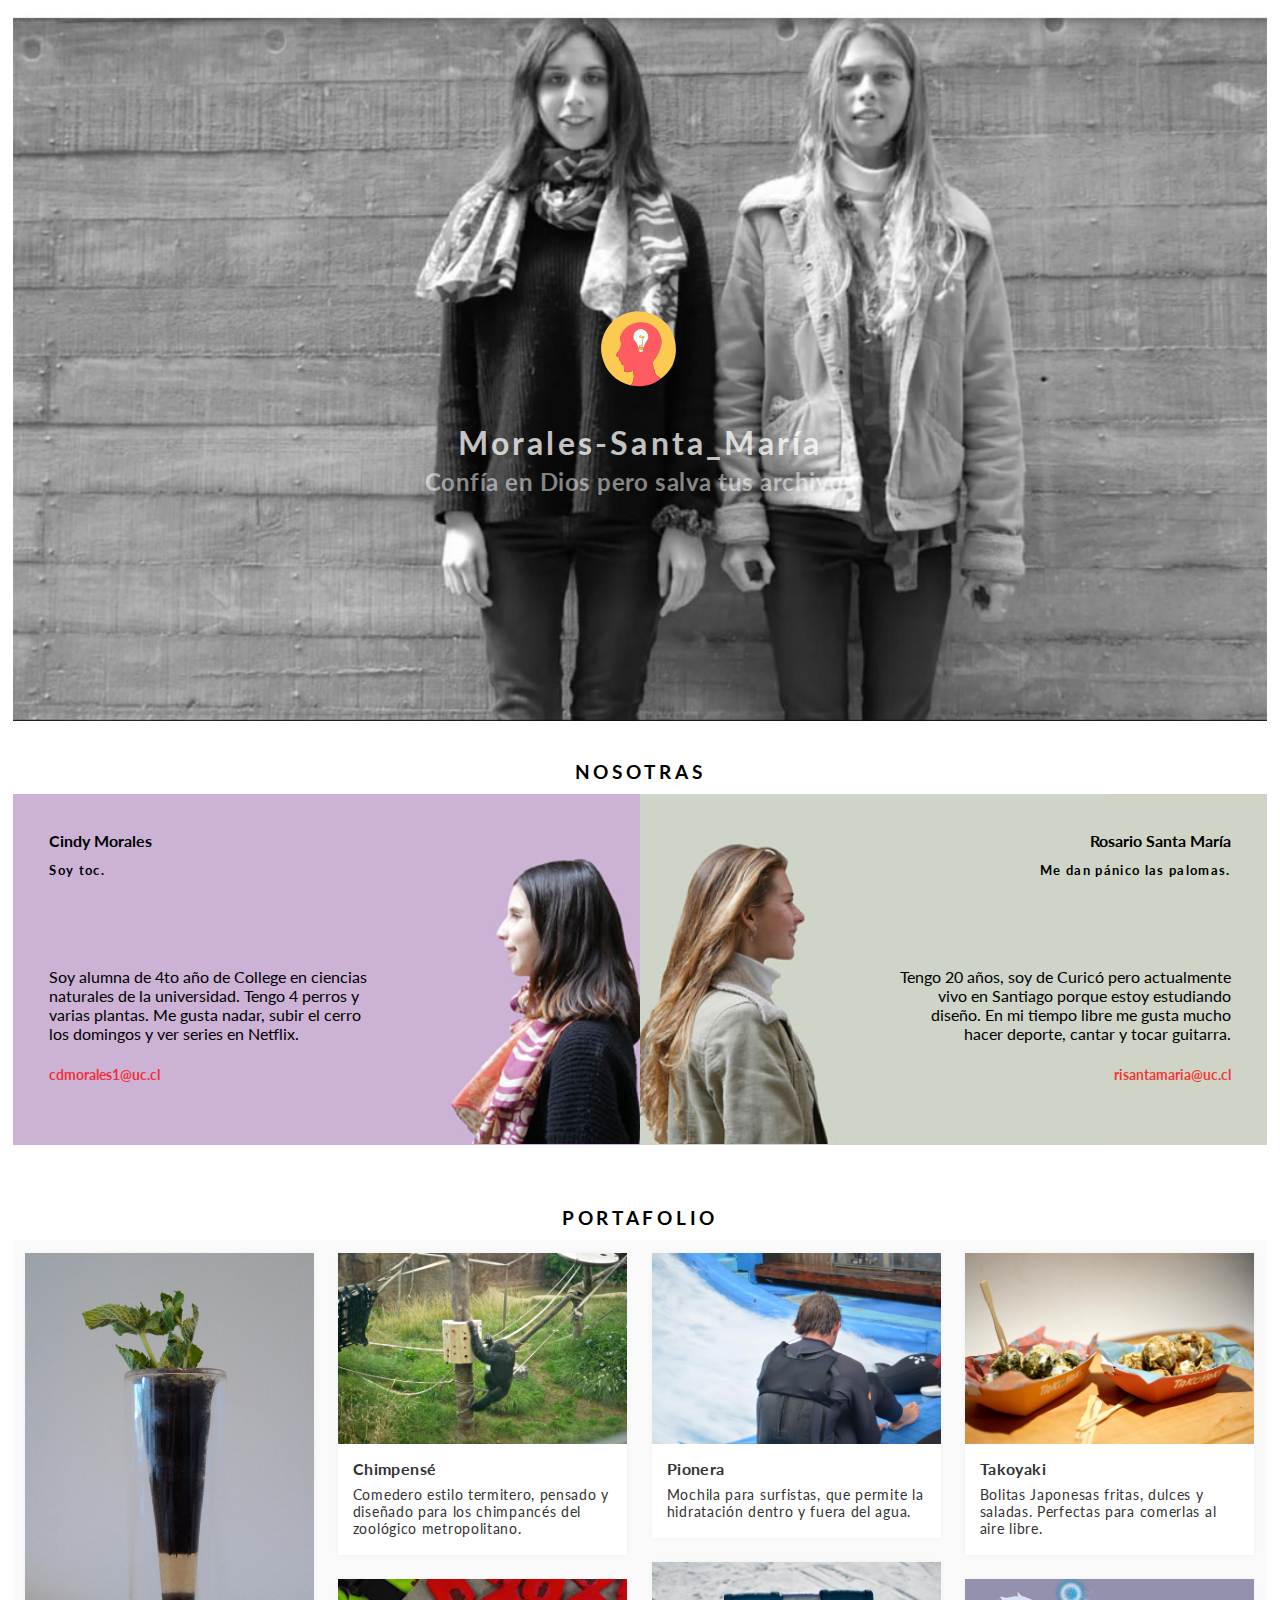
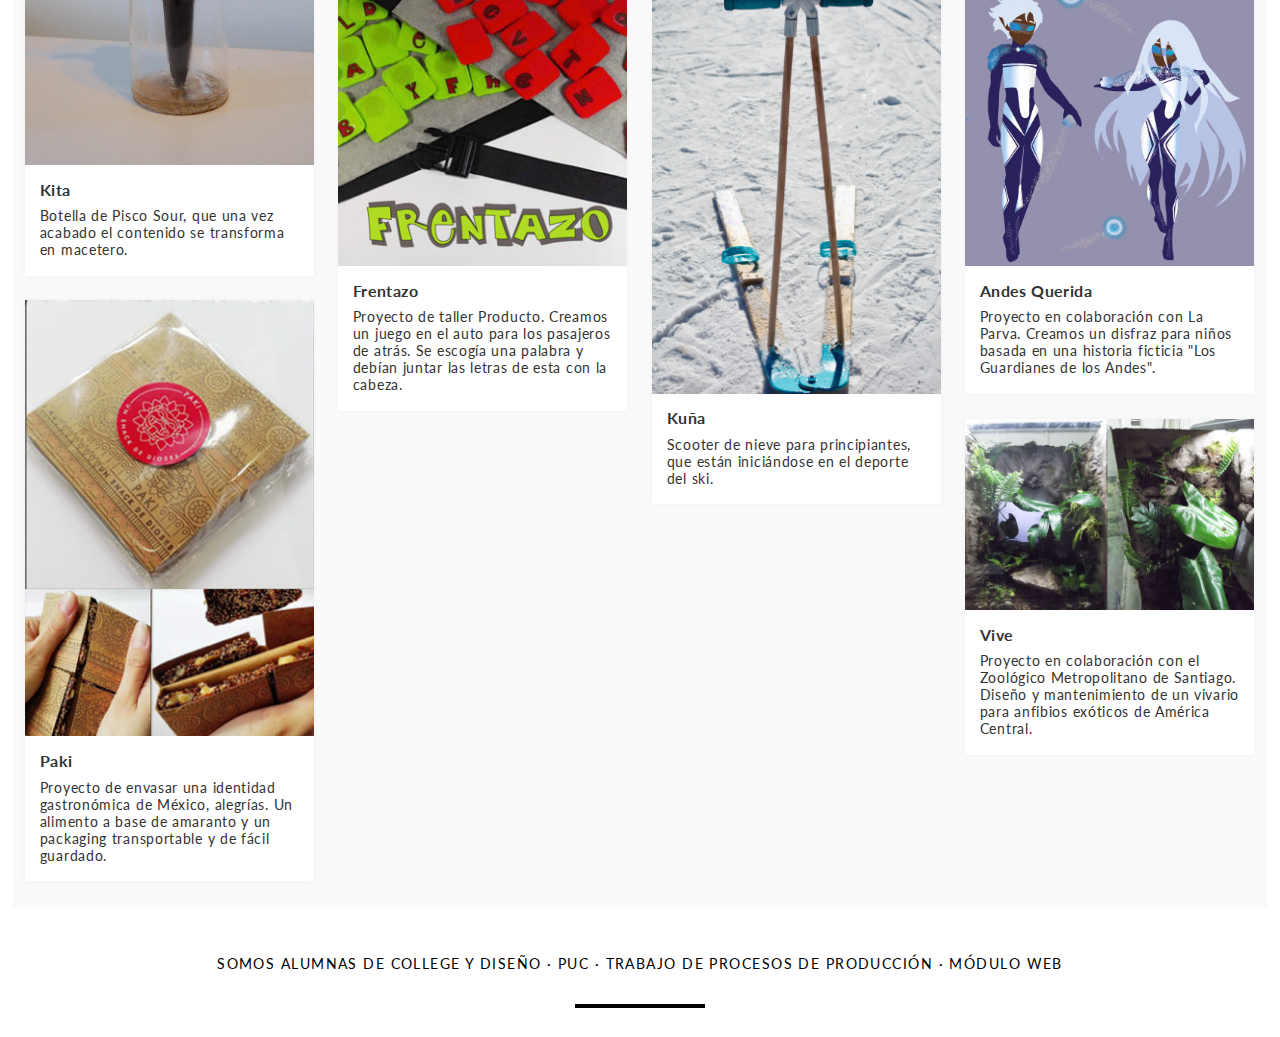
<file: index.html>
<!DOCTYPE HTML>
<html lang="es">
<head>
<meta charset="utf-8">
<meta http-equiv="X-UA-Compatible" content="IE=edge,chrome=1">
<meta name="viewport" content="width=device-width, initial-scale=1, shrink-to-fit=no">
<meta name="title" content="Morales-Santa_maria"> <!-- primer comentario -->
<title>Morales-Santa_Maria</title>
<!-- Search Engine -->
<meta name="description" content="La súper dupla"><!-- cambiaar(cindy=) -->
<meta name="image" content="http://images4.fanpop.com/image/photos/14700000/Monkeys-monkeys-14750646-1600-1200.jpg">
<!-- Schema.org for Google -->
<meta itemprop="name" content="Cindy y Rosario">
<meta itemprop="description" content="Alumnas de la Pontificia Universidad católica de Chile.">
<meta itemprop="image" content="https://encrypted-tbn0.gstatic.com/images?q=tbn:ANd9GcSs27i698hmuOkJ0lsW5SNGb0JIiZm_zUyKQog4YubrHFkQPnZyIw">
<!-- Twitter -->
<meta name="twitter:card" content="summary">
<meta name="twitter:title" content="No tenemos twitter">
<meta name="twitter:description" content="Mi twitter no existe">
<!-- Open Graph general (Facebook, Pinterest & Google+) -->
<meta name="og:title" content="No tengo facebook">
<meta name="og:description" content="Página de Cindy y Rosario">
<meta name="og:image" content="cambiar">
<meta name="og:url" content="https://www.facebook.com">
<meta name="og:site_name" content="Nuestra primera página Web.">
<meta name="og:locale" content="es_CL">
<meta name="og:type" content="website">
<!--ahora vinculamos los estilos-->
<link href="https://fonts.googleapis.com/css?family=Lato" rel="stylesheet">
<link rel="stylesheet" href="estilo.css" type="text/css">
</head>
<body>
<div id="contenido">
<header>

	<svg version="1.1" id="Layer_1" xmlns="http://www.w3.org/2000/svg" xmlns:xlink="http://www.w3.org/1999/xlink" x="0px" y="0px"
	 width="612px" height="792px" viewBox="0 0 612 792" enable-background="new 0 0 612 792" xml:space="preserve">
<path fill="#FDCA51" d="M258.497,609.481c-80.227-20.659-132.508-70.187-152.222-151.091
	c-26.523-108.851,50.84-221.464,161.712-237.3c127.35-18.19,235.321,79.356,227.799,207.806
	c-3.509,59.922-30.217,109.153-79.746,144.764c-10.304-9.685-25.492-14.969-30.198-29.599c-4.363-13.565-5.925-28.008-9.803-41.759
	c-3.47-12.305-2.605-22.054,7.318-31.751c7.534-7.361,12.998-17.225,18.029-26.695c20.978-39.482,27.223-80.299,1.687-119.625
	c-40.23-61.955-128.023-62.385-176.94-12.247c-15.976,16.375-27.07,36.983-21.776,61.416c4.087,18.865,1.421,35.464-9.944,50.983
	c-3.924,5.357-7.173,11.253-10.32,17.123c-4.252,7.932-4.944,15.19,6.251,17.464c5.879,1.194,7.648,4.339,6.869,9.78
	c-0.72,5.033,1.472,8.64,4.986,12.21c6.654,6.758,3.716,21.903,18.806,21.696c0.219-0.003,0.914,4.767,0.695,7.248
	c-2.602,29.507,8.025,33.958,35.058,26.104c1.475-0.428,2.977-0.8,4.4-1.364c6.447-2.557,8.351-0.156,10.257,6.443
	C278.698,566.306,272.389,588.5,258.497,609.481z"/>
<path fill="#FE5C61" d="M258.497,609.481c13.892-20.981,20.201-43.175,12.919-68.396c-1.906-6.599-3.809-9.001-10.257-6.443
	c-1.423,0.564-2.925,0.936-4.4,1.364c-27.033,7.854-37.66,3.402-35.058-26.104c0.219-2.481-0.476-7.251-0.695-7.248
	c-15.09,0.207-12.153-14.938-18.806-21.696c-3.514-3.569-5.707-7.177-4.986-12.21c0.779-5.441-0.99-8.586-6.869-9.78
	c-11.195-2.274-10.503-9.532-6.251-17.464c3.147-5.87,6.397-11.766,10.32-17.123c11.365-15.519,14.032-32.118,9.944-50.983
	c-5.294-24.433,5.8-45.041,21.776-61.416c48.916-50.138,136.71-49.708,176.94,12.247c25.536,39.327,19.291,80.143-1.687,119.625
	c-5.031,9.47-10.496,19.334-18.029,26.695c-9.923,9.696-10.788,19.446-7.318,31.751c3.878,13.751,5.44,28.194,9.803,41.759
	c4.706,14.63,19.894,19.915,30.198,29.599c-42.454,33.591-91.045,44.045-143.948,38.122
	C267.533,611.272,263.028,610.26,258.497,609.481z M323.289,422.431c4.357-3.411,2.637-8.225,2.904-12.581
	c2.639-16.089,12.558-28.529,20.044-42.382c9.376-17.349,1.863-36.956-14.967-48.143c-14.987-9.962-33.254-8.289-46.588,4.267
	c-14.097,13.274-18.118,35.556-5.584,50.26c9.293,10.902,15.06,21.99,17.196,35.606c0.166,4.488-1.594,9.371,2.672,13.017
	c0.615,7.009,4.365,11.395,11.412,11.59C317.94,434.275,322.728,430.462,323.289,422.431z"/>
<path fill="#FAFBFB" d="M296.3,409.46c-2.141-13.619-7.908-24.706-17.202-35.609c-12.534-14.704-8.513-36.986,5.584-50.26
	c13.334-12.556,31.601-14.229,46.588-4.267c16.83,11.187,24.343,30.794,14.967,48.143c-7.487,13.853-17.405,26.294-20.04,42.382
	c-2.757-0.286-5.519-0.571-8.281-0.856c1.623-14.322,3.246-28.643,4.869-42.965c1.611-5.793-1.31-13.226,7.425-16.524
	c-6.526-3.108-12.852,2.575-18.324-3.077c-1.267-1.308-8.804,0.672-10.58,6.045c3.906,1.257,5.014,8.18,11.184,5.076
	c11.845-5.958,6.823,4.793,8.544,8.857c-6.861,6.588-2.509,15.359-4.395,22.952c-1.995,8.034-4.018,14.691-14.588,5.749
	c1.132,6.128,1.848,10.005,2.564,13.881C301.845,409.145,299.072,409.303,296.3,409.46z"/>
<path fill="#F9B42D" d="M317.917,408.992c2.762,0.285,5.523,0.57,8.281,0.856c-0.271,4.356,1.448,9.17-2.91,12.58
	c-8.109,0.014-16.215,0.03-24.322,0.047c-4.265-3.647-2.505-8.53-2.669-13.016c2.775-0.156,5.548-0.314,8.321-0.47
	C309.051,408.99,313.484,408.991,317.917,408.992z"/>
<path fill="#E6ECED" d="M298.966,422.475c8.107-0.016,16.213-0.033,24.322-0.047c-0.56,8.033-5.347,11.846-12.91,11.637
	C303.331,433.87,299.581,429.484,298.966,422.475z"/>
<path fill="#FCCF96" d="M317.917,408.992c-4.433-0.001-8.866-0.002-13.3-0.004c-0.717-3.878-1.433-7.755-2.565-13.882
	c10.57,8.941,12.592,2.285,14.588-5.749c1.886-7.593-2.467-16.365,4.393-22.952c0.56-0.23,1.145-0.356,1.753-0.377
	C321.163,380.349,319.54,394.671,317.917,408.992z"/>
<path fill="#FDCA51" d="M322.786,366.028c-0.607,0.021-1.192,0.147-1.753,0.377c-1.719-4.064,3.302-14.815-8.542-8.857
	c-6.171,3.104-7.278-3.819-11.184-5.076c1.776-5.372,9.314-7.353,10.58-6.045c5.472,5.652,11.798-0.031,18.324,3.077
	C321.477,352.802,324.398,360.234,322.786,366.028z"/>
</svg>


<h1>Morales-Santa_María</h1>
<h2>Confía en Dios pero salva tus archivos</h2>
</header>
<video autoplay loop preload="auto" poster="video.jpg">
	<source src="video-web-sin-sonido.webm" type="video/html">
	<source src="video web sin sonido.mp4" type="video/mp4">
	<p>Tu navegador no es bacán como el mío, actualízate :).</p> <!--cambiar esta frase por una frase creativa-->
</video>
<h3>NOSOTRAS</h3>
<div id="somos">
	<div class="dupla primera">
		<h4>Cindy Morales</h4>
		<h5>Soy toc.</h5>
		<p>Soy alumna de 4to año de College en ciencias naturales de la universidad. Tengo 4 perros y varias plantas. Me gusta nadar, subir el cerro los domingos y ver series en Netflix.</p>
		<address><a href="mailto:cdmorales1@uc.cl">cdmorales1@uc.cl</a></address> <!--no se cambio en la pagina, cambiar-->
	</div><!--/dupla primera-->
	<div class="dupla segunda">
		<h4>Rosario Santa María</h4>
		<h5>Me dan pánico las palomas.</h5>
		<p>Tengo 20 años, soy de Curicó pero actualmente vivo en Santiago porque estoy estudiando diseño. En mi tiempo libre me gusta mucho hacer deporte, cantar y tocar guitarra. </p>
		<address><a href="mailto:risantamaria@uc.cl">risantamaria@uc.cl</a></address>
	</div><!--/dupla segunda-->
	<hr />
</div><!--/somos-->
<h3>PORTAFOLIO</h3>
<div id="portafolio">
	<div class="item">
		<figure><img src="foto-01.jpg"/></figure>
	  	<h4>Kita</h4>
	  	<p>Botella de Pisco Sour, que una vez acabado el contenido se transforma en macetero.</p>
	</div><!--/item-->
	<div class="item">
		<figure><img src="foto-02.jpg"/></figure>
	  	<h4>Chimpensé</h4>
	  	<p>Comedero estilo termitero, pensado y diseñado para los chimpancés del zoológico metropolitano.</p>
	</div><!--/item-->
	<div class="item">
		<figure><img src="foto-03.jpg"/></figure>
	  	<h4>Pionera</h4>
	  	<p>Mochila para surfistas, que permite la hidratación dentro y fuera del agua.</p>
	</div><!--/item-->
	<div class="item">
		<figure><img src="foto-04.jpg"/></figure>
	  	<h4>Takoyaki</h4>
	  	<p>Bolitas Japonesas fritas, dulces y saladas. Perfectas para comerlas al aire libre.</p>
	</div><!--/item-->
	<div class="item">
		<figure><img src="foto-09.jpg"/></figure>
	  	<h4>Kuña</h4>
	  	<p>Scooter de nieve para principiantes, que están iniciándose en el deporte del ski.</p>
	</div><!--/item-->
	<div class="item">
		<figure><img src="foto-05.jpg"/></figure>
	  	<h4>Frentazo</h4>
	  	<p>Proyecto de taller Producto. Creamos un juego en el auto para los pasajeros de atrás. Se escogía una palabra y debían juntar las letras de esta con la cabeza.</p>
	</div><!--/item-->
	<div class="item">
		<figure><img src="foto-06.jpg"/></figure>
	  	<h4>Andes Querida</h4>
	  	<p>Proyecto en colaboración con La Parva. Creamos un disfraz para niños basada en una historia ficticia "Los Guardianes de los Andes".</p>
	</div><!--/item-->
	<div class="item">
		<figure><img src="foto-07.jpg"/></figure>
	  	<h4>Paki</h4>
	  	<p>Proyecto de envasar una identidad gastronómica de México, alegrías. Un alimento a base de amaranto y un packaging transportable y de fácil guardado.</p>
	</div><!--/item-->
	<div class="item">
		<figure><img src="foto-08.jpg"/></figure>
	  	<h4>Vive</h4>
	  	<p>Proyecto en colaboración con el Zoológico Metropolitano de Santiago. Diseño y mantenimiento de un vivario para anfibios exóticos de América Central.</p>
	</div><!--/item-->
</div><!--/portafolio-->

<footer>
	<p>Somos alumnas de College y Diseño · PUC · Trabajo de Procesos de Producción · Módulo Web</p>
	<hr />
</footer>

</div><!--/contenido-->
<script src="masonry.pkgd.min.js"></script>
<script>
window.onload = function() {
var container = document.querySelector('#portafolio');
var msnry = new Masonry( portafolio, {
  itemSelector: '.item'
});
};
</script>
</body>
</html>
</file>
<file: estilo.css>
*{
	margin:0;
	padding:0;
}

body{
	font-family: 'Lato', sans-serif;
	font-weight:400;
	background:rgba(255,255,255,1);
	color:rgba(0,0,0,1);
}

h1, h2, h3{text-align:center; font-weight:700;}

h4, h5, h6{font-weight:700;}

h1{letter-spacing:0.1em; color:rgba(255,255,255,0.75);}

h2{letter-spacing:0.02em; color:rgba(255,255,255,0.5); padding:0.2em 0; }

h3{letter-spacing:0.2em; color:rgba(0,0,0,1); padding:2em 0 0.6em 0; }

#contenido{width:98%; margin:1% auto;}

header{
	width:98%;
	top:30%;
	position: absolute;
	text-align:center;
	z-index:9;
	color:white;
	}

header svg{height: 150px; width:auto;}

@media screen and (max-width: 980px){
	/*En caso que la pantalla no alcance el ancho de 980px… */
	header{top:20%;}
	header svg{height: 75px; width:auto;}
	/*…solo cambio un par de reglas*/
}

@media screen and (max-width: 760px){
	/*En caso que la pantalla no alcance el ancho de 720px… */
	header{top:10%;}
	header svg{display:none;}
	/*…solo cambio un par de reglas*/
}

video{
	width:100%;
	height:auto;
	}

#somos{
	width:100%;
	background:rgb(250,250,250);
	margin-bottom:2%;
	}

.dupla{
	width:46%;
	padding:2%;
	float:left;
	background-color:red;
	}

.dupla a{
	color:rgba(255,0,0,0.75);
	text-decoration:none;
	font-weight:700;
	transition: 0.5s ease color;
}

.dupla a:hover{
	color:rgba(255,0,255,1);
	text-decoration:underline;
}

.primera{
	min-height:300px;
	text-align:left;
	background-color:rgba(204,179,213,1);
	background-image:url('dupla-01.jpg');
	background-position:top right;
	background-repeat:no-repeat;
	background-size:auto 100%;
}
.primera h4{padding: 2% 40% 1% 2%;}

.primera h5{padding: 1% 40% 2% 2%; margin-bottom:5em; letter-spacing:0.1em;}

.primera p{padding: 2% 40% 2% 2%;}

.primera address{padding: 2% 40% 2% 2%; font-size:0.9em; font-style:normal;}

.segunda{
	min-height:300px;
	text-align:right;
	background-color:rgba(207,212,199,1);
	background-image:url('dupla-02.jpg');
	background-position:top left;
	background-repeat:no-repeat;
	background-size:auto 100%;
}

.segunda h4{padding: 2% 2% 1% 40%;}

.segunda h5{padding: 1% 2% 2% 40%; margin-bottom:5em; letter-spacing:0.1em;}

.segunda p{padding: 2% 2% 2% 40%;}

.segunda address{padding: 2% 2% 2% 40%; font-size:0.9em; font-style:normal;}

#somos hr{
	clear:both;
	border:none;
	}

#portafolio{
	width:100%;
	background:rgb(250,250,250);
	padding-bottom:1%;
	/* 4 veces lo mismo, para que funcione en distintos navegadores */
	-webkit-animation: fondo 3s infinite linear alternate;
	-moz-animation: fondo 3s infinite linear alternate;
	-ms-animation: fondo 3s infinite linear alternate;
	animation: fondo 3s infinite linear alternate;
	}
/* cambiar los colores, cambiar esta animación con colores no tan "terribles" */
@-webkit-keyframes fondo {
	from {background-color:rgba(204,179,213,1);}
	to {background-color:rgba(207,212,199,1);}
}

@-moz-keyframes fondo {
	from {background-color:rgba(204,179,213,1);}
	to {background-color:rgba(207,212,199,1);}
}

@-ms-keyframes fondo {
	from {background-color:rgba(204,179,213,1);}
	to {background-color:rgba(207,212,199,1);}
}

@keyframes fondo {
	from {background-color:rgba(204,179,213,1);}
	to {background-color:rgba(207,212,199,1);}
}

.item {
	width:23%;
	margin:1%;
	color:#333;
	background:white;
	box-shadow:0 0 5px rgb(240,240,240);
}

.item figure{overflow:hidden;}

.item figure img{width:100%; height:auto; margin-bottom:-4px;}

.item:hover{cursor:crosshair;}

.item:hover figure img{
	-webkit-transform:scale(3);
	-moz-transform:scale(3);
	-ms-transform:scale(3);
	transform:scale(3);
	-webkit-transition:-webkit-transform ease-out 1s;
	-moz-transition:-moz-transform ease-out 1s;
	-ms-transition:-ms-transform ease-out 1s;
	transition:transform ease-out 1s;
}

.item h4{
	font-size:1em;
	letter-spacing:0.025em;
	margin:5% 5% 3% 5%;
}

.item p{
	font-size:0.875em;
	letter-spacing:0.05em;
	margin:2% 5% 6% 5%;
}

footer{
	width:100%;
	padding:3em 0 1em 0;
	text-align:center;
}

footer p{
	text-transform:uppercase;
	letter-spacing:0.1em;
	font-size:0.9em;
	}

footer hr{
	border:2px solid #000;
	width:10%;
	margin:2em auto 0 auto;
	}

@media screen and (orientation: portrait){

	.dupla{
		width:96%;
		padding:2%;
		float:left;
	}
	.item{
		width:48%;
		margin:1%;
		background:black;
		color:#ddd
	}

	footer hr{
	width:20%;
	}
}
</file>
